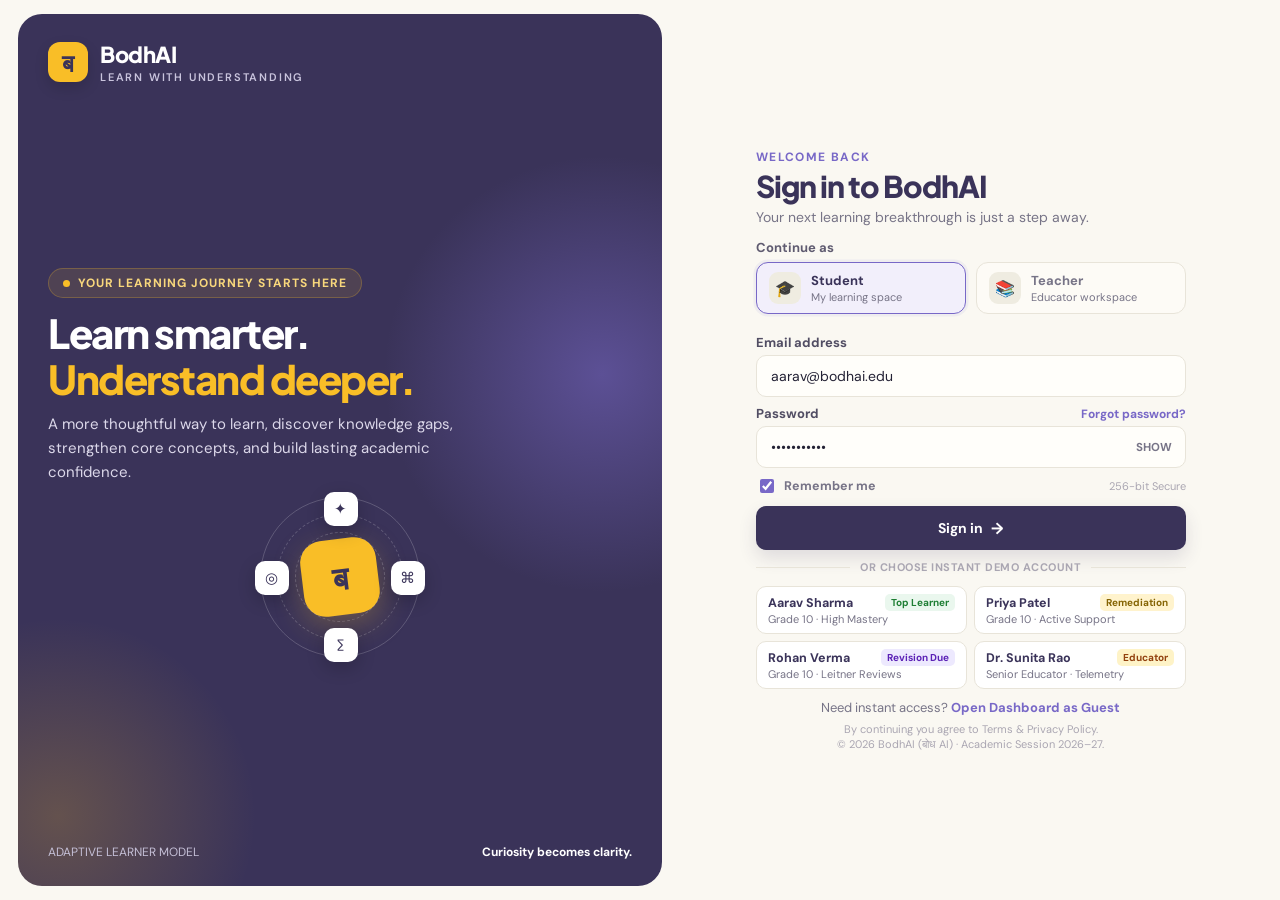
<file: frontend/login.html>
<!doctype html>
<html lang="en">
<head>
<meta charset="utf-8">
<meta name="viewport" content="width=device-width,initial-scale=1">
<meta name="theme-color" content="#faf8f2">
<title>Sign in · BodhAI (बोध AI)</title>
<link rel="preconnect" href="https://fonts.googleapis.com">
<link rel="preconnect" href="https://fonts.gstatic.com" crossorigin>
<link href="https://fonts.googleapis.com/css2?family=DM+Sans:wght@400;500;600;700&family=Plus+Jakarta+Sans:wght@500;600;700;800&display=swap" rel="stylesheet">
<style>
:root{--cream:#FAF8F2;--sand:#EFECE1;--yellow:#F9BE27;--purple:#7868C7;--deep:#3A3359;--ink:#242235;--muted:#777487;--line:#e8e4d9;--white:#fffefa}
*{box-sizing:border-box}
html,body{margin:0;padding:0;height:100vh;max-height:100vh;overflow:hidden;background:var(--cream);color:var(--ink);font-family:"DM Sans",sans-serif;font-size:15px}
button,input{font:inherit}
.page{height:100vh;max-height:100vh;overflow:hidden;display:grid;grid-template-columns:1.05fr .95fr;padding:14px 18px;gap:18px;box-sizing:border-box}
.story{position:relative;overflow:hidden;border-radius:24px;background:var(--deep);color:white;height:calc(100vh - 28px);max-height:calc(100vh - 28px);padding:26px 30px;display:flex;flex-direction:column;justify-content:space-between;box-sizing:border-box}
.story:before{content:"";position:absolute;width:440px;height:440px;right:-160px;top:16%;border-radius:50%;background:radial-gradient(circle,rgba(120,104,199,.55),transparent 70%)}
.story:after{content:"";position:absolute;width:400px;height:400px;left:-160px;bottom:-130px;border-radius:50%;background:radial-gradient(circle,rgba(249,190,39,.22),transparent 70%)}
.brand,.story-copy,.visual,.story-foot{position:relative;z-index:1}
.brand{display:flex;align-items:center;gap:12px;font:800 22px "Plus Jakarta Sans";letter-spacing:-.5px}
.brand-mark{width:40px;height:40px;border-radius:12px;background:var(--yellow);display:grid;place-items:center;color:var(--deep);font-size:24px;box-shadow:0 6px 14px rgba(0,0,0,0.15)}
.brand small{display:block;font:600 11px "DM Sans";letter-spacing:1.8px;color:#c9c4dd;margin-top:2px}
.story-copy{max-width:480px;margin-top:10px}
.eyebrow{display:inline-flex;align-items:center;gap:8px;color:#f8d77c;background:#f9be271c;border:1px solid #f9be273d;padding:6px 14px;border-radius:99px;font-size:12px;font-weight:700;letter-spacing:1px;text-transform:uppercase}
.dot{width:7px;height:7px;border-radius:50%;background:var(--yellow)}
h1{font:800 clamp(26px,3.2vw,40px)/1.15 "Plus Jakarta Sans";letter-spacing:-1.5px;margin:12px 0 10px}
h1 span{color:var(--yellow)}
.story-copy p{color:#dcd8ea;font-size:15px;line-height:1.6;max-width:440px;margin:0}
.visual{margin:8px auto;width:min(100%,340px);height:170px;display:grid;place-items:center}
.orbit{width:160px;height:160px;border:1px solid #ffffff30;border-radius:50%;position:relative;display:grid;place-items:center;animation:spin 60s linear infinite}
.orbit:before,.orbit:after{content:"";position:absolute;border:1px dashed #ffffff30;border-radius:50%}
.orbit:before{inset:16px}
.orbit:after{inset:34px}
@keyframes spin{from{transform:rotate(0deg)}to{transform:rotate(360deg)}}
.core{width:76px;height:76px;border-radius:22px;background:var(--yellow);color:var(--deep);display:grid;place-items:center;font:800 32px "Plus Jakarta Sans";box-shadow:0 10px 30px #f9be2740;transform:rotate(-7deg)}
.node{position:absolute;width:34px;height:34px;border-radius:10px;background:#fff;color:var(--deep);display:grid;place-items:center;box-shadow:0 6px 18px #0003;font-size:15px}
.n1{top:-6px;left:63px}
.n2{right:-6px;top:63px}
.n3{bottom:-6px;left:63px}
.n4{left:-6px;top:63px}
.story-foot{display:flex;justify-content:space-between;color:#c4bfd6;font-size:12px;gap:10px}
.story-foot strong{color:#fff}
.form-side{height:calc(100vh - 28px);max-height:calc(100vh - 28px);display:flex;align-items:center;justify-content:center;padding:10px 20px;overflow:hidden;box-sizing:border-box}
.form-wrap{width:100%;max-width:430px;display:flex;flex-direction:column;justify-content:center}
.mobile-brand{display:none}
.welcome{margin-bottom:12px}
.kicker{color:var(--purple);font-size:12px;font-weight:700;letter-spacing:1.4px;text-transform:uppercase}
h2{font:800 clamp(24px,2.5vw,30px)/1.15 "Plus Jakarta Sans";letter-spacing:-1px;margin:4px 0;color:var(--deep)}
.welcome p{color:var(--muted);font-size:14px;line-height:1.4;margin:0}
.role-label{font-size:13px;font-weight:700;color:#5f5b70;margin-bottom:6px}
.roles{display:grid;grid-template-columns:1fr 1fr;gap:10px;margin-bottom:12px}
.role{border:1px solid var(--line);border-radius:12px;padding:9px 12px;background:#fffefaab;display:flex;align-items:center;gap:10px;cursor:pointer;text-align:left;color:var(--muted);transition:.2s}
.role.active{border-color:var(--purple);background:#f2effb;color:var(--deep);box-shadow:0 0 0 2.5px #7868c714}
.role-icon{width:32px;height:32px;border-radius:9px;background:var(--sand);display:grid;place-items:center;font-size:16px}
.role b{display:block;font-size:13px}
.role small{display:block;font-size:11px;margin-top:1px;color:var(--muted)}
.field{margin:8px 0}
.field-head{display:flex;justify-content:space-between;align-items:center;margin-bottom:4px}
label{font-size:13px;font-weight:700;color:#514d63}
.field input{width:100%;height:42px;border:1px solid var(--line);border-radius:10px;padding:0 14px;background:var(--white);outline:none;color:var(--ink);font-size:14px;transition:.2s}
.field input:focus{border-color:var(--purple);box-shadow:0 0 0 3px #7868c71a}
.field input::placeholder{color:#aaa6b2}
.password-wrap{position:relative}
.password-wrap input{padding-right:65px}
.toggle-pass{position:absolute;right:8px;top:50%;transform:translateY(-50%);border:0;background:transparent;color:var(--muted);font-size:11.5px;font-weight:700;cursor:pointer;padding:6px}
.forgot{border:0;background:none;padding:0;color:var(--purple);font-size:12px;font-weight:700;cursor:pointer}
.options{display:flex;align-items:center;justify-content:space-between;margin:3px 0 10px}
.check{display:flex;align-items:center;gap:7px;color:var(--muted);font-size:12.5px;cursor:pointer}
.check input{accent-color:var(--purple);width:14px;height:14px}
.submit{width:100%;height:44px;border:0;border-radius:10px;background:var(--deep);color:#fff;font-weight:700;font-size:14px;cursor:pointer;display:flex;align-items:center;justify-content:center;gap:8px;box-shadow:0 8px 18px #3a335924;transition:.2s}
.submit:hover{background:#4b426f;transform:translateY(-1px)}
.arrow{font-size:16px}
.divider{display:flex;align-items:center;gap:10px;color:#aaa6b2;font-size:11px;margin:10px 0;letter-spacing:.5px;font-weight:700}
.divider:before,.divider:after{content:"";height:1px;background:var(--line);flex:1}
.demo-chips{display:grid;grid-template-columns:1fr 1fr;gap:7px;margin-top:2px}
.chip{display:flex;flex-direction:column;justify-content:center;padding:7px 11px;border:1px solid var(--line);border-radius:10px;background:#fff;cursor:pointer;text-align:left;transition:.15s}
.chip:hover{border-color:var(--purple);background:#fbfaff;transform:translateY(-1px)}
.chip-header{display:flex;align-items:center;justify-content:space-between;gap:4px}
.chip-name{font-size:12.5px;font-weight:700;color:var(--deep)}
.chip-desc{font-size:11px;color:var(--muted);margin-top:1px;white-space:nowrap;overflow:hidden;text-overflow:ellipsis}
.chip-badge{font-size:10px;padding:2px 6px;border-radius:5px;font-weight:700}
.signup{text-align:center;color:var(--muted);font-size:13px;margin:10px 0 0}
.signup a{color:var(--purple);font-weight:700;text-decoration:none}
.legal{text-align:center;color:#aaa6b2;font-size:11px;line-height:1.3;margin-top:6px}
.legal a{color:#777287;text-decoration:none}
.message{display:none;margin:0 0 10px;padding:9px 12px;border-radius:9px;font-size:13px;line-height:1.4}
.message.error{display:block;background:#fff0ed;color:#a44636;border:1px solid #f5d1c9}
.message.info{display:block;background:#f0edfa;color:var(--deep);border:1px solid #ded7f3}
.toast{position:fixed;left:50%;bottom:20px;transform:translate(-50%,20px);opacity:0;pointer-events:none;background:var(--deep);color:white;padding:11px 18px;border-radius:10px;font-size:13px;transition:.25s;z-index:50;max-width:calc(100% - 32px);text-align:center;box-shadow:0 10px 25px rgba(0,0,0,0.25)}
.toast.show{opacity:1;transform:translate(-50%,0)}
@media(max-width:900px){
  html,body{overflow-y:auto}
  .page{grid-template-columns:1fr;padding:12px;height:auto;max-height:none;overflow:visible}
  .story{display:none}
  .form-side{height:auto;max-height:none;padding:24px 14px}
  .mobile-brand{display:flex;margin-bottom:24px}
}
</style>
</head>
<body>
<main class="page">
<section class="story" aria-label="BodhAI introduction">
 <div class="brand"><div class="brand-mark">ब</div><div>BodhAI<small>LEARN WITH UNDERSTANDING</small></div></div>
 <div>
  <div class="story-copy">
   <div class="eyebrow"><span class="dot"></span>Your learning journey starts here</div>
   <h1>Learn smarter.<br><span>Understand deeper.</span></h1>
   <p>A more thoughtful way to learn, discover knowledge gaps, strengthen core concepts, and build lasting academic confidence.</p>
  </div>
  <div class="visual" aria-hidden="true">
   <div class="orbit">
    <div class="core">ब</div>
    <div class="node n1">✦</div>
    <div class="node n2">⌘</div>
    <div class="node n3">∑</div>
    <div class="node n4">◎</div>
   </div>
  </div>
 </div>
 <div class="story-foot"><span>ADAPTIVE LEARNER MODEL</span><strong>Curiosity becomes clarity.</strong></div>
</section>
<section class="form-side">
 <div class="form-wrap">
  <div class="brand mobile-brand"><div class="brand-mark">ब</div><div style="color:var(--deep)">BodhAI<small style="color:var(--muted)">LEARN WITH UNDERSTANDING</small></div></div>
  <header class="welcome">
   <div class="kicker">Welcome back</div>
   <h2>Sign in to BodhAI</h2>
   <p>Your next learning breakthrough is just a step away.</p>
  </header>
  <div class="role-label">Continue as</div>
  <div class="roles" role="group" aria-label="Choose account role">
   <button class="role active" type="button" data-role="student" aria-pressed="true">
    <span class="role-icon">🎓</span>
    <span><b>Student</b><small>My learning space</small></span>
   </button>
   <button class="role" type="button" data-role="teacher" aria-pressed="false">
    <span class="role-icon">📚</span>
    <span><b>Teacher</b><small>Educator workspace</small></span>
   </button>
  </div>
  <div id="message" class="message" role="status" aria-live="polite"></div>
  <form id="loginForm" novalidate>
   <div class="field">
    <div class="field-head"><label for="email">Email address</label></div>
    <input id="email" name="email" type="email" autocomplete="username" placeholder="aarav@bodhai.edu" value="aarav@bodhai.edu" required>
   </div>
   <div class="field">
    <div class="field-head"><label for="password">Password</label><button class="forgot" type="button" id="forgotBtn">Forgot password?</button></div>
    <div class="password-wrap">
     <input id="password" name="password" type="password" autocomplete="current-password" placeholder="Enter password" value="password123" required minlength="8">
     <button class="toggle-pass" type="button" id="togglePass" aria-label="Show password">SHOW</button>
    </div>
   </div>
   <div class="options">
    <label class="check"><input type="checkbox" id="remember" checked>Remember me</label>
    <span style="font-size:11px;color:#aaa6b2">256-bit Secure</span>
   </div>
   <button class="submit" type="submit" id="submitBtn"><span>Sign in</span><span class="arrow">→</span></button>
  </form>
  <div class="divider">OR CHOOSE INSTANT DEMO ACCOUNT</div>
  <div id="demoAccountsPanel" class="demo-chips">
   <div class="chip" onclick="quickLogin('aarav@bodhai.edu', 'password123', 'student')">
    <div class="chip-header">
     <span class="chip-name">Aarav Sharma</span>
     <span class="chip-badge" style="background:#eaf7ee;color:#1e7e34">Top Learner</span>
    </div>
    <div class="chip-desc">Grade 10 · High Mastery</div>
   </div>
   <div class="chip" onclick="quickLogin('priya@bodhai.edu', 'password123', 'student')">
    <div class="chip-header">
     <span class="chip-name">Priya Patel</span>
     <span class="chip-badge" style="background:#fff3cd;color:#856404">Remediation</span>
    </div>
    <div class="chip-desc">Grade 10 · Active Support</div>
   </div>
   <div class="chip" onclick="quickLogin('rohan@bodhai.edu', 'password123', 'student')">
    <div class="chip-header">
     <span class="chip-name">Rohan Verma</span>
     <span class="chip-badge" style="background:#ede9fe;color:#5b21b6">Revision Due</span>
    </div>
    <div class="chip-desc">Grade 10 · Leitner Reviews</div>
   </div>
   <div class="chip" onclick="quickLogin('sunita@bodhai.edu', 'password123', 'teacher')">
    <div class="chip-header">
     <span class="chip-name">Dr. Sunita Rao</span>
     <span class="chip-badge" style="background:#fef3c7;color:#92400e">Educator</span>
    </div>
    <div class="chip-desc">Senior Educator · Telemetry</div>
   </div>
  </div>
  <p class="signup">Need instant access? <a href="/" id="guestLink">Open Dashboard as Guest</a></p>
  <div class="legal">By continuing you agree to Terms & Privacy Policy.<br>© 2026 BodhAI (बोध AI) · Academic Session 2026–27.</div>
 </div>
</section>
</main>
<div class="toast" id="toast" role="status" aria-live="polite"></div>
<script>
// Check if user is already logged in; if so, immediately go to main page / home
(function checkExistingSession(){
  if (window.location.search.includes('logout=1')) {
    try {
      localStorage.clear();
      sessionStorage.clear();
    } catch(e) {}
    return;
  }
  const existingSession = localStorage.getItem('bodhai_user');
  if (existingSession) {
    try {
      const user = JSON.parse(existingSession);
      if (user && user.user_id) {
        window.location.replace(user.role === 'teacher' ? '/teacher' : '/dashboard');
      }
    } catch(e) {
      localStorage.removeItem('bodhai_user');
    }
  }
})();
const form=document.getElementById('loginForm');
const emailInput=document.getElementById('email');
const passwordInput=document.getElementById('password');
const messageBox=document.getElementById('message');
const toastBox=document.getElementById('toast');
const submitBtn=document.getElementById('submitBtn');
let selectedRole='student';
let toastTimer;
function notify(text){
  toastBox.textContent=text;
  toastBox.classList.add('show');
  clearTimeout(toastTimer);
  toastTimer=setTimeout(()=>toastBox.classList.remove('show'),3200);
}
function showMessage(text,type='info'){
  messageBox.textContent=text;
  messageBox.className='message '+type;
}
function clearMessage(){
  messageBox.textContent='';
  messageBox.className='message';
}
document.querySelectorAll('.role').forEach(btn=>{
  btn.addEventListener('click',()=>{
    selectedRole=btn.dataset.role;
    document.querySelectorAll('.role').forEach(x=>{
      let active = x === btn;
      x.classList.toggle('active', active);
      x.setAttribute('aria-pressed', String(active));
    });
    if(selectedRole==='teacher'){
      emailInput.placeholder='sunita@bodhai.edu';
      if(emailInput.value==='aarav@bodhai.edu') emailInput.value='sunita@bodhai.edu';
    }else{
      emailInput.placeholder='aarav@bodhai.edu';
      if(emailInput.value==='sunita@bodhai.edu') emailInput.value='aarav@bodhai.edu';
    }
    clearMessage();
  });
});
document.getElementById('togglePass').addEventListener('click',e=>{
  let visible = passwordInput.type==='password';
  passwordInput.type = visible ? 'text' : 'password';
  e.currentTarget.textContent = visible ? 'HIDE' : 'SHOW';
  e.currentTarget.setAttribute('aria-label', visible ? 'Hide password' : 'Show password');
});
async function performLogin(email, password, role){
  clearMessage();
  submitBtn.disabled = true;
  submitBtn.innerHTML = '<span>Signing in...</span>';
  try {
    const res = await fetch('/api/auth/login', {
      method: 'POST',
      headers: { 'Content-Type': 'application/json' },
      body: JSON.stringify({ email, password, role })
    });
    const data = await res.json();
    if(!res.ok || !data.success){
      showMessage(data.message || 'Login failed. Please check credentials.', 'error');
      submitBtn.disabled = false;
      submitBtn.innerHTML = '<span>Sign in</span><span class="arrow">→</span>';
      return;
    }
    localStorage.setItem('bodhai_user', JSON.stringify(data.user));
    localStorage.setItem('bodhai_token', data.token);
    localStorage.setItem('active_student_id', data.user.user_id);
    localStorage.setItem('bodhai_role', data.user.role);
    document.cookie = 'bodhai_role=' + encodeURIComponent(data.user.role) + '; path=/; SameSite=Lax';
    document.cookie = 'bodhai_user_id=' + encodeURIComponent(data.user.user_id) + '; path=/; SameSite=Lax';
    document.cookie = 'bodhai_token=' + encodeURIComponent(data.token) + '; path=/; SameSite=Lax';
    try {
      await fetch('/api/student/activity', {
        method: 'POST',
        headers: { 'Content-Type': 'application/json' },
        body: JSON.stringify({
          student_id: data.user.user_id,
          event_type: 'AUTH_LOGIN',
          action_title: `Signed in as ${data.user.name} (${data.user.role})`,
          details: { email: data.user.email, role: data.user.role, grade: data.user.grade },
          duration_seconds: 60
        })
      });
    } catch(err) {
      console.warn('Telemetry error:', err);
    }
    notify(`Welcome back, ${data.user.name}! Redirecting...`);
    showMessage(`Authentication successful as ${data.user.name}. Opening dashboard...`, 'info');
    setTimeout(()=>{
      window.location.replace(data.user.role === 'teacher' ? '/teacher' : '/dashboard');
    }, 400);
  } catch(err) {
    console.error(err);
    showMessage('Connection error. Server may be starting.', 'error');
    submitBtn.disabled = false;
    submitBtn.innerHTML = '<span>Sign in</span><span class="arrow">→</span>';
  }
}
form.addEventListener('submit',e=>{
  e.preventDefault();
  const email = emailInput.value.trim();
  const password = passwordInput.value;
  if(!email || !emailInput.checkValidity()){
    showMessage('Please enter a valid email address.', 'error');
    emailInput.focus();
    return;
  }
  if(!password || password.length < 8){
    showMessage('Password must contain at least 8 characters.', 'error');
    passwordInput.focus();
    return;
  }
  performLogin(email, password, selectedRole);
});
function quickLogin(email, password, role){
  emailInput.value = email;
  passwordInput.value = password;
  selectedRole = role;
  document.querySelectorAll('.role').forEach(x=>{
    let active = x.dataset.role === role;
    x.classList.toggle('active', active);
    x.setAttribute('aria-pressed', String(active));
  });
  performLogin(email, password, role);
}
document.getElementById('guestLink').addEventListener('click', async (e) => {
  e.preventDefault();
  try {
    const res = await fetch('/api/auth/guest', { method: 'POST' });
    if (res.ok) {
      const data = await res.json();
      if (data.success && data.user) {
        localStorage.setItem('bodhai_user', JSON.stringify(data.user));
        localStorage.setItem('active_student_id', data.user.user_id);
        localStorage.setItem('bodhai_role', 'student');
        if (data.token) localStorage.setItem('bodhai_token', data.token);
        document.cookie = 'bodhai_role=student; path=/; SameSite=Lax';
        document.cookie = 'bodhai_user_id=' + encodeURIComponent(data.user.user_id) + '; path=/; SameSite=Lax';
        if (data.token) document.cookie = 'bodhai_token=' + encodeURIComponent(data.token) + '; path=/; SameSite=Lax';
        window.location.replace('/dashboard');
        return;
      }
    }
  } catch (err) {
    console.warn('Guest API failed, using client fallback:', err);
  }
  const guestUser = {
    user_id: 'STU-GUEST',
    name: 'Guest Student',
    email: 'guest@bodhai.edu',
    role: 'student',
    grade: 10,
    avatar: 'GS',
    school: 'BodhAI Open Learning'
  };
  localStorage.setItem('bodhai_user', JSON.stringify(guestUser));
  localStorage.setItem('active_student_id', 'STU-GUEST');
  localStorage.setItem('bodhai_role', 'student');
  document.cookie = 'bodhai_role=student; path=/; SameSite=Lax';
  document.cookie = 'bodhai_user_id=STU-GUEST; path=/; SameSite=Lax';
  window.location.replace('/dashboard');
});
document.getElementById('forgotBtn').addEventListener('click',()=>{
  let v = emailInput.value.trim();
  if(v && emailInput.checkValidity()){
    notify('Password reset instructions sent to '+v+'.');
  } else {
    showMessage('Please enter email address first.', 'error');
    emailInput.focus();
  }
});
</script>
</body>
</html>
</file>
